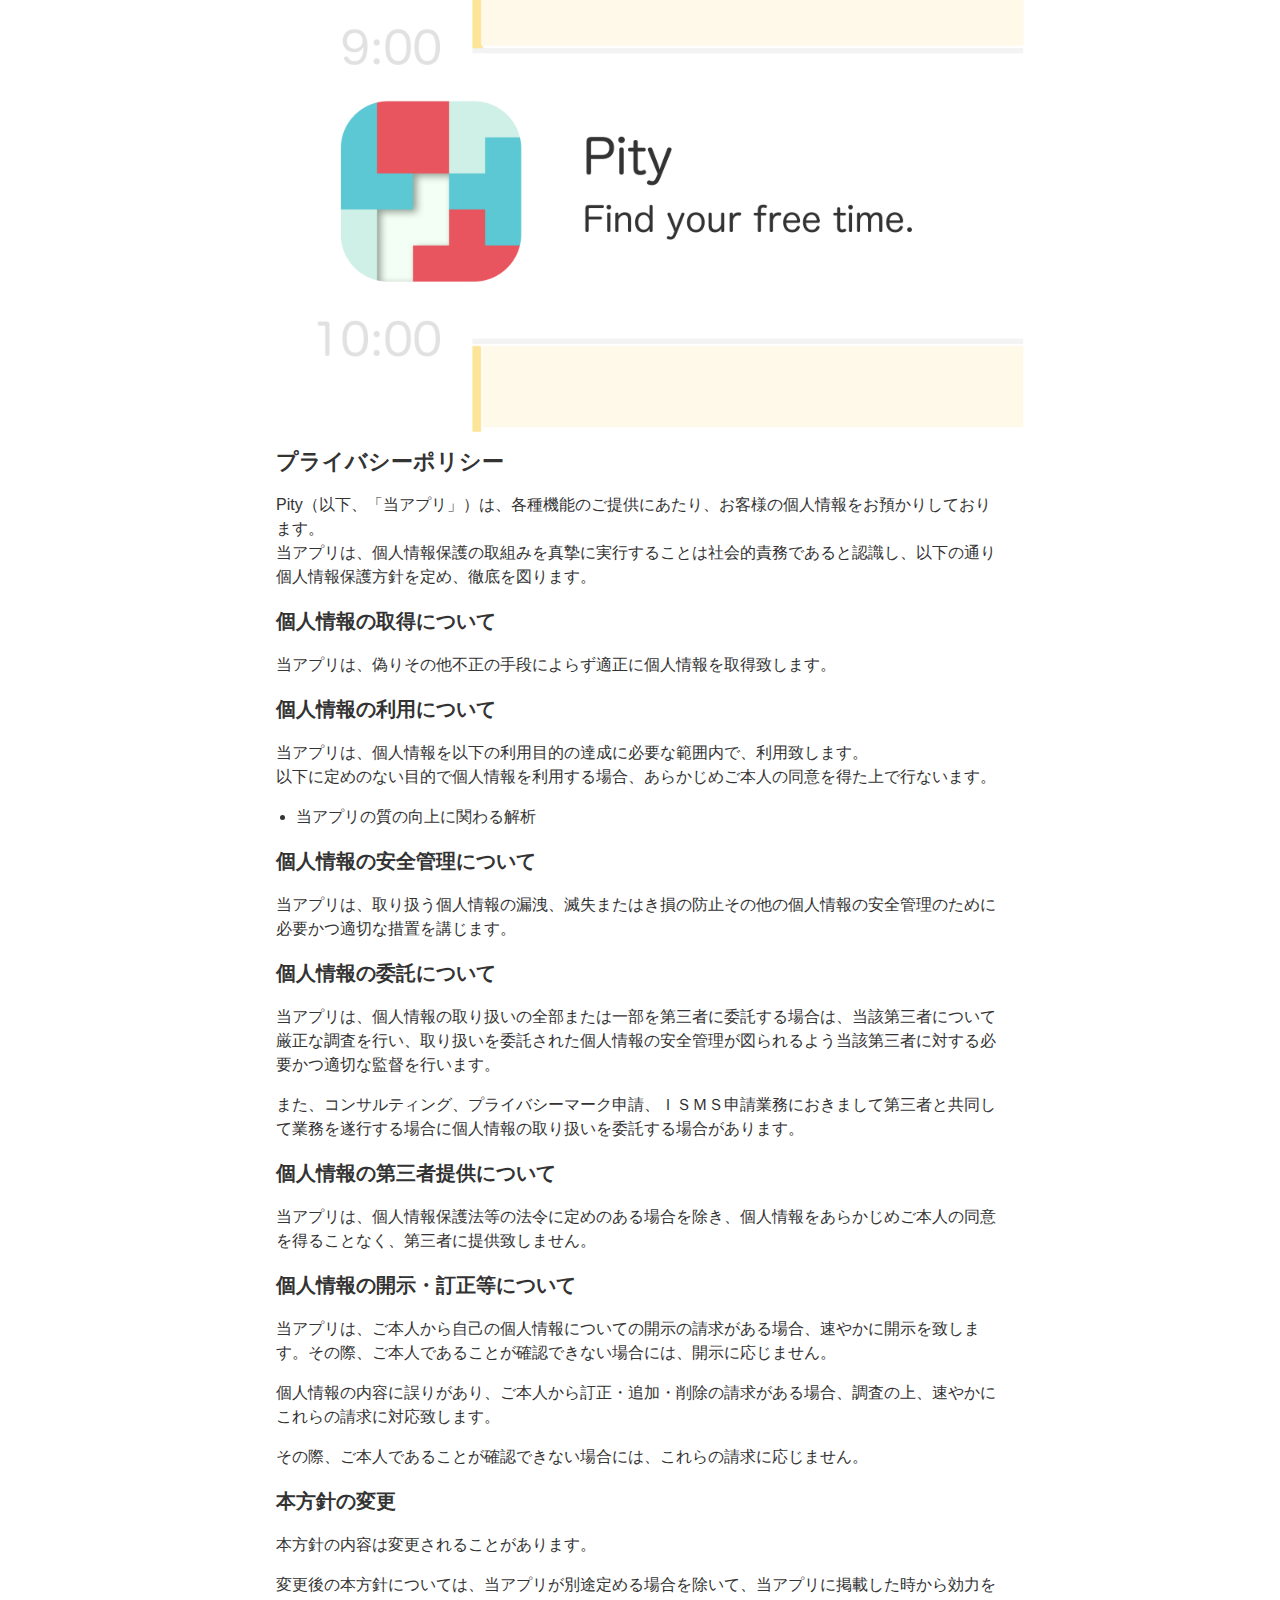
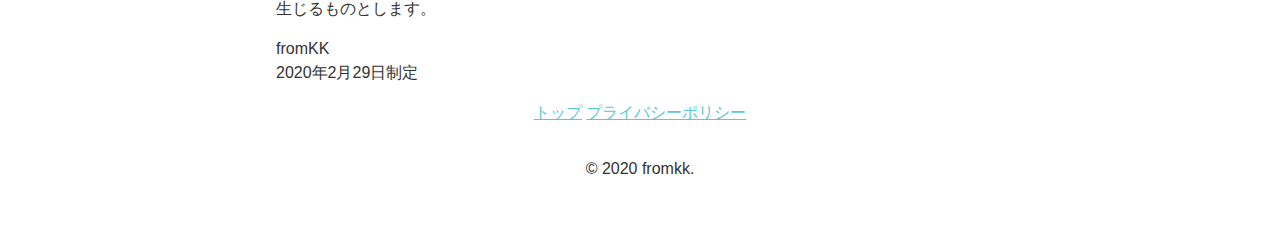
<file: Firebase/public/privacy.html>
<html lang="en">
<head>
  <meta charset="UTF-8">
  <meta name="viewport" content="width=device-width, initial-scale=1.0">
  <title>Pity -Find your free time.- </title>
  <link rel="stylesheet" href="style.css">
</head>
<body>
  <div class="container">
    <h1 id="hero">Pity</h1>
    <section>
        <h2>プライバシーポリシー</h2>
        <p>Pity（以下、「当アプリ」）は、各種機能のご提供にあたり、お客様の個人情報をお預かりしております。<br />
        当アプリは、個人情報保護の取組みを真摯に実行することは社会的責務であると認識し、以下の通り個人情報保護方針を定め、徹底を図ります。</p>
        <h3>個人情報の取得について</h3>
        <p>当アプリは、偽りその他不正の手段によらず適正に個人情報を取得致します。</p>
        <h3>個人情報の利用について</h3>
        <p>当アプリは、個人情報を以下の利用目的の達成に必要な範囲内で、利用致します。<br />
        以下に定めのない目的で個人情報を利用する場合、あらかじめご本人の同意を得た上で行ないます。</p>
        <ul>
        <li>当アプリの質の向上に関わる解析</li>
        </ul>
        <h3>個人情報の安全管理について</h3>
        <p>当アプリは、取り扱う個人情報の漏洩、滅失またはき損の防止その他の個人情報の安全管理のために必要かつ適切な措置を講じます。</p>
        <h3>個人情報の委託について</h3>
        <p>当アプリは、個人情報の取り扱いの全部または一部を第三者に委託する場合は、当該第三者について厳正な調査を行い、取り扱いを委託された個人情報の安全管理が図られるよう当該第三者に対する必要かつ適切な監督を行います。</p>
        <p>また、コンサルティング、プライバシーマーク申請、ＩＳＭＳ申請業務におきまして第三者と共同して業務を遂行する場合に個人情報の取り扱いを委託する場合があります。</p>
        <h3>個人情報の第三者提供について</h3>
        <p>当アプリは、個人情報保護法等の法令に定めのある場合を除き、個人情報をあらかじめご本人の同意を得ることなく、第三者に提供致しません。</p>
        <h3>個人情報の開示・訂正等について</h3>
        <p>当アプリは、ご本人から自己の個人情報についての開示の請求がある場合、速やかに開示を致します。その際、ご本人であることが確認できない場合には、開示に応じません。</p>
        <p>個人情報の内容に誤りがあり、ご本人から訂正・追加・削除の請求がある場合、調査の上、速やかにこれらの請求に対応致します。</p>
        <p>その際、ご本人であることが確認できない場合には、これらの請求に応じません。</p>
        <h3>本方針の変更</h3>
        <p>本方針の内容は変更されることがあります。</p>
        <p>変更後の本方針については、当アプリが別途定める場合を除いて、当アプリに掲載した時から効力を生じるものとします。</p>
        <p>fromKK<br />
        2020年2月29日制定</p>
    </section>
    <footer>
      <div class="footer_links">
        <a href="index.html">トップ</a>
        <a href="privacy.html">プライバシーポリシー</a>
      </div>
      <div class="copyright">
        &copy; 2020 fromkk.
      </div>
    </footer>
  </div>
</body>
</html>
</file>
<file: Firebase/public/style.css>
@font-face {
    font-family: "Yu Gothic";
    src: local("Yu Gothic Medium");
    font-weight: 100;
}
@font-face {
    font-family: "Yu Gothic";
    src: local("Yu Gothic Medium");
    font-weight: 200;
}
@font-face {
    font-family: "Yu Gothic";
    src: local("Yu Gothic Medium");
    font-weight: 300;
}
@font-face {
    font-family: "Yu Gothic";
    src: local("Yu Gothic Medium");
    font-weight: 400;
}
@font-face {
    font-family: "Yu Gothic";
    src: local("Yu Gothic Bold");
    font-weight: bold;
}
@font-face {
    font-family: "Helvetica Neue";
    src: local("Helvetica Neue Regular");
    font-weight: 100;
}
@font-face {
    font-family: "Helvetica Neue";
    src: local("Helvetica Neue Regular");
    font-weight: 200;
}

html {
    font-family: -apple-system, BlinkMacSystemFont, "Helvetica Neue", "Yu Gothic", YuGothic, Verdana, Meiryo, "M+ 1p", sans-serif;
}

@media all and (-ms-high-contrast: none)  {
    html {
        font-family: Verdana, Meiryo, sans-serif;
    }
}

@media all and (-ms-high-contrast: active) {
    html {
        font-family: Verdana, Meiryo, sans-serif;
    }
}

html, body {
    margin: 0;
    padding: 0;
}

body {
    background-color: white;
    line-height: 1.5em;
    color: #333333;
    font-size: 16px;
}

h1, h2, h3, h4, h5, h6 {
    font-weight: bold;
    padding-left: 20px;
    padding-right: 20px;
}

h1 {
    font-size: 24px;
}

h2 {
    font-size: 22px;
}

h3 {
    font-size: 20px;
}

h4 {
    font-size: 18px;
}

h5 {
    font-size: 16px;
}

h6 {
    font-size: 14px;
}

a {
    color: #5BC8D4;
}

img {
    max-width: 100%;
    height: auto;
}

#hero {
    display: block;
    margin:0;
    padding:0;
    background-image: url(./images/hero.png);
    background-size: contain;
    width: auto;
    height: 0;
    position: relative;
    padding-top: 56.25%;
    overflow: hidden;
}

p {
    padding-left: 20px;
    padding-right: 20px;
}

.footer_links {
    text-align: center;
}

.copyright {
    margin-top: 32px;
    margin-bottom: 64px;
    text-align: center;
}

.images3 {
    display: flex;
    justify-content: center;
    flex-wrap: wrap;
}

.images3 .image {
    width: 33%;
    height: auto;
    text-align: center;
}

.images2 {
    display: flex;
    justify-content: center;
    flex-wrap: wrap;
}

.images2 .image {
    width: 50%;
    height: auto;
    text-align: center;
}

.youtube {
    max-width: 100%;
    display:block;
    margin: 32pt auto;
}

@media screen and (max-width:768px) {
    .container {
        width: auto;

    }
}

@media screen and (min-width: 769px) {
    .container {
        width: 768px;
        margin: 0 auto;
    }
}
</file>
